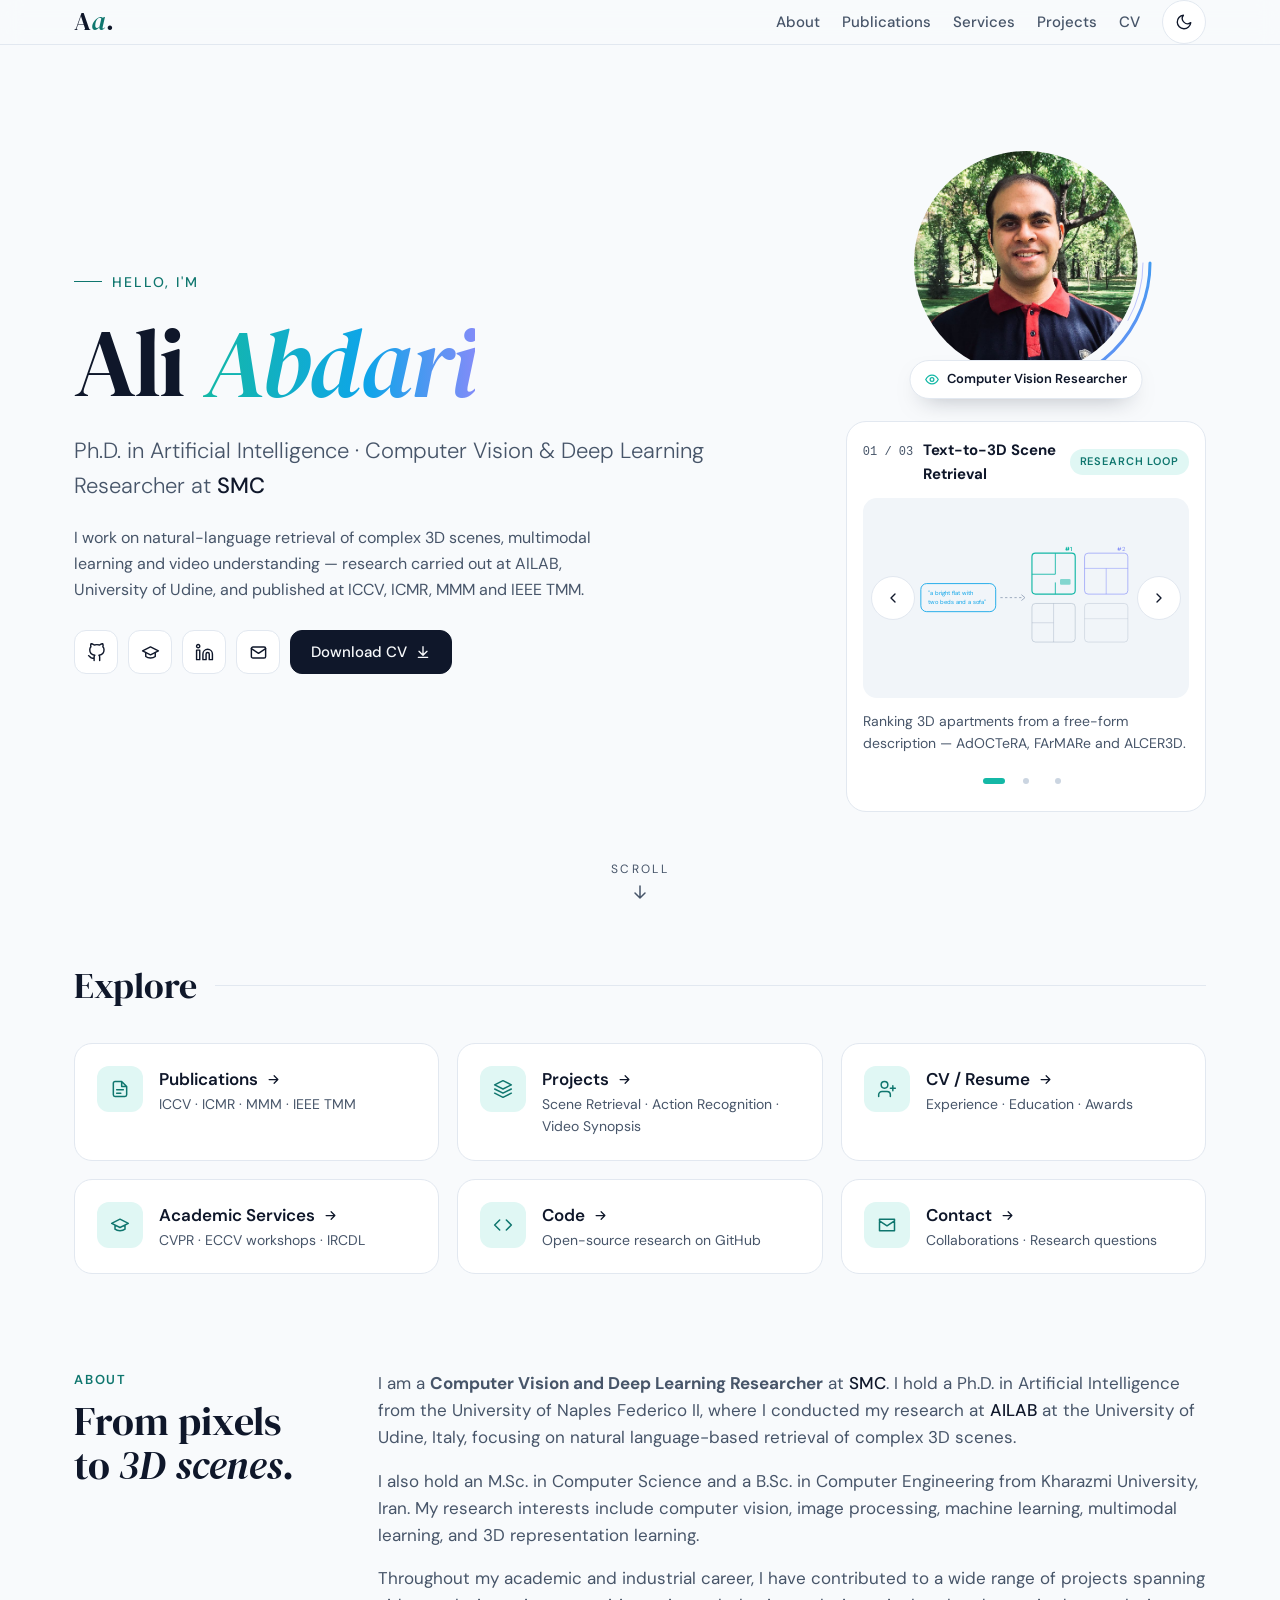
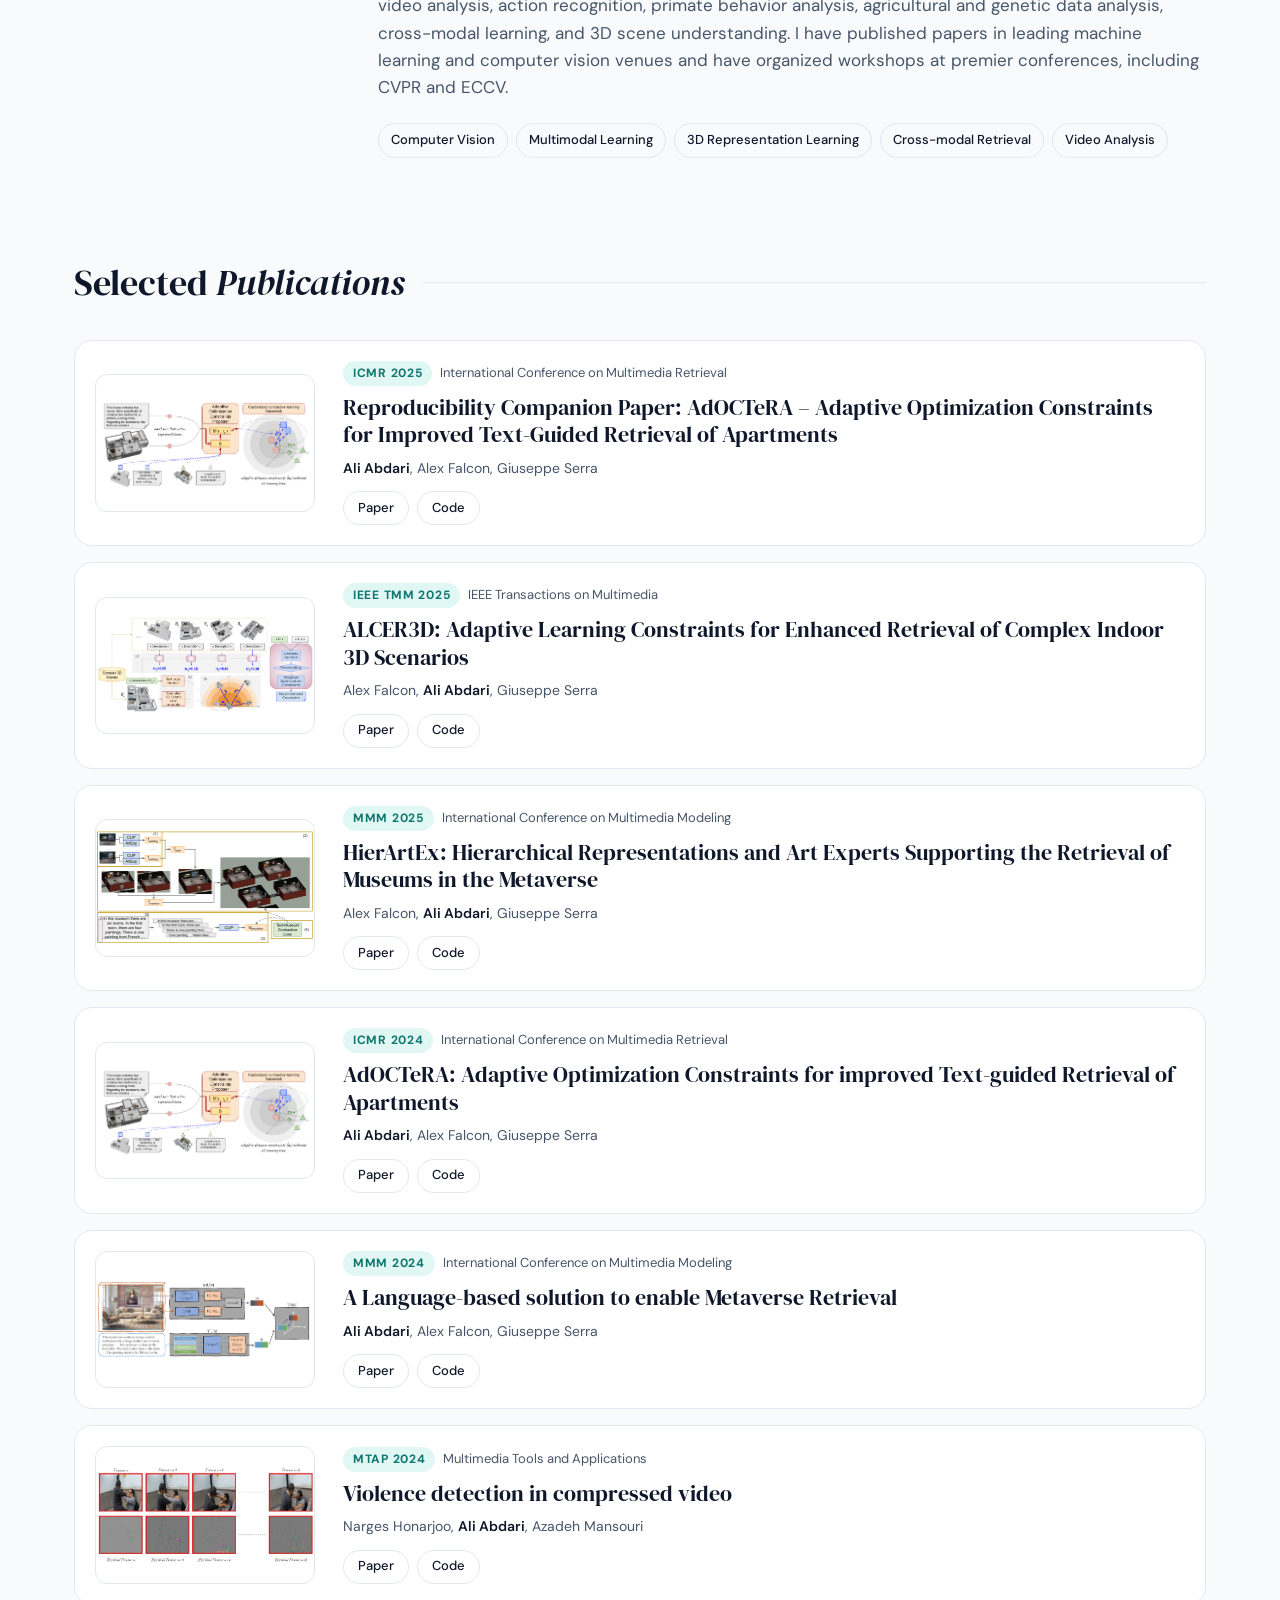
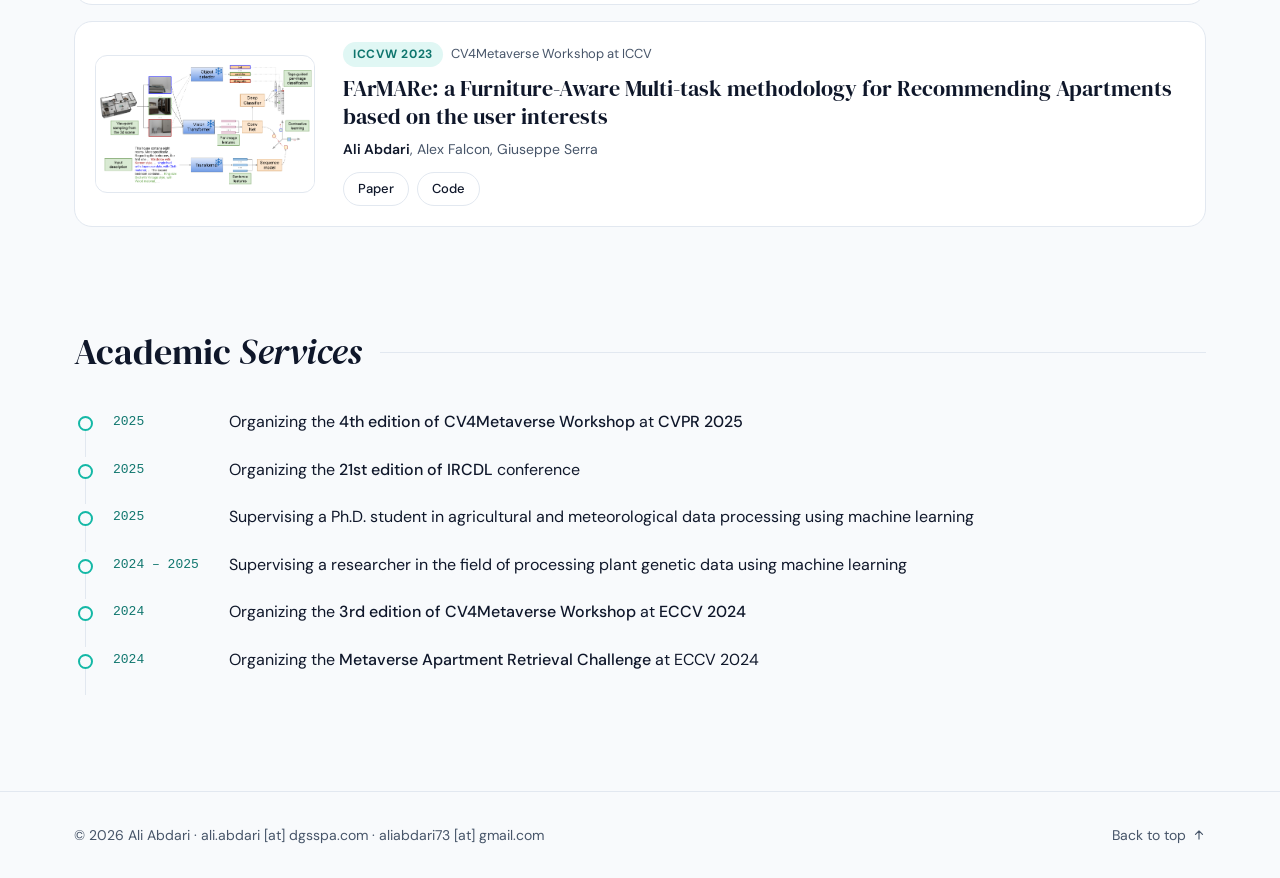
<file: index.html>
<!doctype html>
<html lang="en">
<head>
    <meta charset="utf-8">
    <meta name="viewport" content="width=device-width, initial-scale=1">
    <title>Ali Abdari</title>
    <meta name="description"
          content="Ali Abdari — Computer Vision and Deep Learning Researcher. Ph.D. in Artificial Intelligence.">
    <link rel="preconnect" href="https://fonts.googleapis.com">
    <link rel="preconnect" href="https://fonts.gstatic.com" crossorigin>
    <link href="https://fonts.googleapis.com/css2?family=DM+Serif+Display:ital@0;1&family=DM+Sans:ital,opsz,wght@0,9..40,300;0,9..40,400;0,9..40,500;0,9..40,600;1,9..40,300&display=swap"
          rel="stylesheet">
    <script>
        // Apply the saved theme before first paint to avoid a flash
        (function () {
            try {
                var saved = localStorage.getItem('theme');
                if (saved) document.documentElement.setAttribute('data-theme', saved);
            } catch (e) {
            }
        })();
    </script>
    <link rel="stylesheet" href="style.css">
    <script>
        (function (i, s, o, g, r, a, m) {
            i['GoogleAnalyticsObject'] = r;
            i[r] = i[r] || function () {
                (i[r].q = i[r].q || []).push(arguments)
            }, i[r].l = 1 * new Date();
            a = s.createElement(o),
                m = s.getElementsByTagName(o)[0];
            a.async = 1;
            a.src = g;
            m.parentNode.insertBefore(a, m)
        })(window, document, 'script', 'https://www.google-analytics.com/analytics.js', 'ga');

        ga('create', 'UA-90857215-1', 'auto');
        ga('send', 'pageview');
    </script>
</head>

<body>

<header>
    <nav class="wrap">
        <a href="#top" class="logo serif">A<em>a</em>.</a>
        <div class="nav-links">
            <a class="lnk" href="#about">About</a>
            <a class="lnk" href="#publications">Publications</a>
            <a class="lnk" href="#services">Services</a>
            <a class="lnk" href="projects.html">Projects</a>
            <a class="lnk" href="./data/CV_Ali_Abdari.pdf">CV</a>
            <button type="button" class="icon-btn round theme-toggle" id="theme-toggle" aria-label="Toggle dark mode">
                <svg class="moon" width="18" height="18" viewBox="0 0 24 24" fill="none" stroke="currentColor"
                     stroke-width="1.8" stroke-linecap="round" stroke-linejoin="round" aria-hidden="true">
                    <path d="M21 12.8A9 9 0 1 1 11.2 3a7 7 0 0 0 9.8 9.8z"/>
                </svg>
                <svg class="sun" width="18" height="18" viewBox="0 0 24 24" fill="none" stroke="currentColor"
                     stroke-width="1.8" stroke-linecap="round" stroke-linejoin="round" aria-hidden="true">
                    <circle cx="12" cy="12" r="4"/>
                    <path d="M12 2v2M12 20v2M4.9 4.9l1.4 1.4M17.7 17.7l1.4 1.4M2 12h2M20 12h2M4.9 19.1l1.4-1.4M17.7 6.3l1.4-1.4"/>
                </svg>
            </button>
        </div>
    </nav>
</header>

<main id="top" class="wrap">

    <section class="hero">
        <div class="hero-text">
            <div class="eyebrow">Hello, I'm</div>
            <h1 class="serif">Ali <span class="grad">Abdari</span></h1>
            <p class="lead">Ph.D. in Artificial Intelligence · Computer Vision &amp; Deep Learning Researcher at
                <a class="lnk strong-link" href="https://www.smc.it/homepage">SMC</a></p>
            <p class="sub">I work on natural-language retrieval of complex 3D scenes, multimodal learning and video
                understanding — research carried out at AILAB, University of Udine, and published at ICCV, ICMR, MMM
                and IEEE TMM.</p>
            <div class="socials">
                <a class="icon-btn" href="https://github.com/aliabdari" aria-label="GitHub" title="GitHub">
                    <svg width="19" height="19" viewBox="0 0 24 24" fill="none" stroke="currentColor"
                         stroke-width="1.8" stroke-linecap="round" stroke-linejoin="round" aria-hidden="true">
                        <path d="M9 19c-5 1.5-5-2.5-7-3m14 6v-3.9a3.4 3.4 0 0 0-.9-2.6c3.1-.4 6.4-1.5 6.4-7A5.4 5.4 0 0 0 20 4.8 5 5 0 0 0 19.9 1S18.7.6 16 2.5a13.4 13.4 0 0 0-7 0C6.3.6 5.1 1 5.1 1A5 5 0 0 0 5 4.8a5.4 5.4 0 0 0-1.5 3.7c0 5.4 3.3 6.6 6.4 7a3.4 3.4 0 0 0-.9 2.6V22"/>
                    </svg>
                </a>
                <a class="icon-btn" href="https://scholar.google.com/citations?user=9qQUW_AAAAAJ&hl=en"
                   aria-label="Google Scholar" title="Google Scholar">
                    <svg width="19" height="19" viewBox="0 0 24 24" fill="none" stroke="currentColor"
                         stroke-width="1.8" stroke-linecap="round" stroke-linejoin="round" aria-hidden="true">
                        <path d="M22 10 12 5 2 10l10 5 10-5z"/>
                        <path d="M6 12v5c3 2.5 9 2.5 12 0v-5"/>
                    </svg>
                </a>
                <a class="icon-btn" href="https://www.linkedin.com/in/ali-abdari/" aria-label="LinkedIn"
                   title="LinkedIn">
                    <svg width="19" height="19" viewBox="0 0 24 24" fill="none" stroke="currentColor"
                         stroke-width="1.8" stroke-linecap="round" stroke-linejoin="round" aria-hidden="true">
                        <path d="M16 8a6 6 0 0 1 6 6v7h-4v-7a2 2 0 0 0-4 0v7h-4v-7a6 6 0 0 1 6-6z"/>
                        <rect x="2" y="9" width="4" height="12"/>
                        <circle cx="4" cy="4" r="2"/>
                    </svg>
                </a>
                <a class="icon-btn" href="mailto:aliabdari73@gmail.com" aria-label="Email" title="Email">
                    <svg width="19" height="19" viewBox="0 0 24 24" fill="none" stroke="currentColor"
                         stroke-width="1.8" stroke-linecap="round" stroke-linejoin="round" aria-hidden="true">
                        <rect x="3" y="5" width="18" height="14" rx="2"/>
                        <path d="m3 7 9 6 9-6"/>
                    </svg>
                </a>
                <a class="cv-btn" href="./data/CV_Ali_Abdari.pdf">Download CV
                    <svg width="16" height="16" viewBox="0 0 24 24" fill="none" stroke="currentColor"
                         stroke-width="2" stroke-linecap="round" stroke-linejoin="round" aria-hidden="true">
                        <path d="M12 4v12M6 11l6 6 6-6M5 20h14"/>
                    </svg>
                </a>
            </div>
        </div>

        <div class="hero-side">
            <div class="portrait">
                <svg class="ring" width="260" height="260" viewBox="0 0 260 260" fill="none" aria-hidden="true">
                    <defs>
                        <linearGradient id="rg" x1="0" y1="0" x2="1" y2="1">
                            <stop offset="0" stop-color="#14b8a6"/>
                            <stop offset=".55" stop-color="#0ea5e9"/>
                            <stop offset="1" stop-color="#818cf8"/>
                        </linearGradient>
                    </defs>
                    <circle cx="130" cy="130" r="124" stroke="url(#rg)" stroke-width="3" stroke-dasharray="210 570"
                            stroke-linecap="round"/>
                </svg>
                <svg class="ring2" width="260" height="260" viewBox="0 0 260 260" fill="none" aria-hidden="true">
                    <circle cx="130" cy="130" r="117" stroke="#818cf8" stroke-width="1" stroke-dasharray="60 680"
                            stroke-linecap="round"/>
                </svg>
                <img src="statics/personal_photo.jpg" alt="Portrait of Ali Abdari">
                <div class="badge">
                    <svg width="15" height="15" viewBox="0 0 24 24" fill="none" stroke="#14b8a6" stroke-width="2"
                         stroke-linecap="round" stroke-linejoin="round" aria-hidden="true">
                        <path d="M2 12s3.6-7 10-7 10 7 10 7-3.6 7-10 7S2 12 2 12z"/>
                        <circle cx="12" cy="12" r="3"/>
                    </svg>
                    Computer Vision Researcher
                </div>
            </div>

            <div class="carousel" id="carousel" aria-roledescription="carousel" aria-label="Research highlights">
                <div class="carousel-meta">
                    <div>
                        <span class="mono" id="slide-count">01 / 03</span>
                        <strong id="slide-title" style="font-size: 15px">Text-to-3D Scene Retrieval</strong>
                    </div>
                    <span class="chip">Research Loop</span>
                </div>
                <div class="stage">
                    <svg class="slide is-active" width="380" height="180" viewBox="0 0 380 180" fill="none"
                         role="img" aria-label="A text query is matched against 3D apartments and the best match is ranked first"
                         data-title="Text-to-3D Scene Retrieval"
                         data-desc="Ranking 3D apartments from a free-form description — AdOCTeRA, FArMARe and ALCER3D.">
                        <rect x="10" y="66" width="128" height="48" rx="10" stroke="#0ea5e9" stroke-width="1.5"/>
                        <text x="22" y="86" font-size="10" fill="#0ea5e9" font-family="DM Sans">"a bright flat with</text>
                        <text x="22" y="101" font-size="10" fill="#0ea5e9" font-family="DM Sans">two beds and a sofa"</text>
                        <path d="M146 90h40" stroke="#94a3b8" stroke-width="1.5" stroke-dasharray="4 4"/>
                        <path d="m182 85 6 5-6 5" stroke="#94a3b8" stroke-width="1.5"/>
                        <rect x="200" y="14" width="74" height="70" rx="6" stroke="#14b8a6" stroke-width="2"/>
                        <path d="M200 50h40M240 14v36M240 64v20" stroke="#14b8a6" stroke-width="1.5"/>
                        <rect x="248" y="58" width="18" height="10" rx="2" fill="#14b8a6" opacity=".5"/>
                        <text x="256" y="10" font-size="10" fill="#14b8a6" font-family="DM Sans" font-weight="600">#1</text>
                        <rect x="290" y="14" width="74" height="70" rx="6" stroke="#818cf8" stroke-width="1.5" opacity=".7"/>
                        <path d="M290 40h74M327 40v44" stroke="#818cf8" stroke-width="1.2" opacity=".7"/>
                        <text x="346" y="10" font-size="10" fill="#818cf8" font-family="DM Sans">#2</text>
                        <rect x="200" y="100" width="74" height="66" rx="6" stroke="#94a3b8" stroke-width="1.2" opacity=".6"/>
                        <path d="M237 100v66M200 133h37" stroke="#94a3b8" stroke-width="1" opacity=".6"/>
                        <rect x="290" y="100" width="74" height="66" rx="6" stroke="#94a3b8" stroke-width="1.2" opacity=".4"/>
                        <path d="M290 126h74" stroke="#94a3b8" stroke-width="1" opacity=".4"/>
                    </svg>
                    <svg class="slide" width="380" height="180" viewBox="0 0 380 180" fill="none" role="img"
                         aria-label="A virtual museum split hierarchically into rooms and artworks"
                         data-title="Metaverse Museum Retrieval"
                         data-desc="Hierarchical, art-expert-aware representations for finding virtual museums — HierArtEx.">
                        <rect x="150" y="12" width="80" height="34" rx="8" stroke="#14b8a6" stroke-width="2"/>
                        <text x="190" y="33" text-anchor="middle" font-size="11" fill="#14b8a6" font-family="DM Sans" font-weight="600">Museum</text>
                        <path d="M190 46v14M80 60h220M80 60v12M190 60v12M300 60v12" stroke="#94a3b8" stroke-width="1.2"/>
                        <rect x="44" y="72" width="72" height="28" rx="7" stroke="#0ea5e9" stroke-width="1.5"/>
                        <text x="80" y="90" text-anchor="middle" font-size="10" fill="#0ea5e9" font-family="DM Sans">Room 1</text>
                        <rect x="154" y="72" width="72" height="28" rx="7" stroke="#0ea5e9" stroke-width="1.5"/>
                        <text x="190" y="90" text-anchor="middle" font-size="10" fill="#0ea5e9" font-family="DM Sans">Room 2</text>
                        <rect x="264" y="72" width="72" height="28" rx="7" stroke="#0ea5e9" stroke-width="1.5"/>
                        <text x="300" y="90" text-anchor="middle" font-size="10" fill="#0ea5e9" font-family="DM Sans">Room 3</text>
                        <path d="M62 100v18M98 100v18M172 100v18M208 100v18M282 100v18M318 100v18" stroke="#94a3b8" stroke-width="1"/>
                        <rect x="50" y="118" width="24" height="30" rx="3" stroke="#818cf8" stroke-width="1.3"/>
                        <rect x="86" y="118" width="24" height="30" rx="3" stroke="#818cf8" stroke-width="1.3"/>
                        <rect x="160" y="118" width="24" height="30" rx="3" stroke="#818cf8" stroke-width="1.3"/>
                        <rect x="196" y="118" width="24" height="30" rx="3" fill="#818cf8" opacity=".5"/>
                        <rect x="270" y="118" width="24" height="30" rx="3" stroke="#818cf8" stroke-width="1.3"/>
                        <rect x="306" y="118" width="24" height="30" rx="3" stroke="#818cf8" stroke-width="1.3"/>
                        <text x="190" y="170" text-anchor="middle" font-size="10" fill="#94a3b8" font-family="DM Sans">art-expert features at every level</text>
                    </svg>
                    <svg class="slide" width="380" height="180" viewBox="0 0 380 180" fill="none" role="img"
                         aria-label="Video frames flow through a 1D convolutional network into an action label"
                         data-title="Video Understanding"
                         data-desc="Action recognition and violence detection directly on compressed video streams.">
                        <rect x="14" y="40" width="150" height="100" rx="8" stroke="#94a3b8" stroke-width="1.2"/>
                        <rect x="26" y="56" width="38" height="68" rx="4" stroke="#0ea5e9" stroke-width="1.5"/>
                        <rect x="70" y="56" width="38" height="68" rx="4" stroke="#0ea5e9" stroke-width="1.5" opacity=".75"/>
                        <rect x="114" y="56" width="38" height="68" rx="4" stroke="#0ea5e9" stroke-width="1.5" opacity=".5"/>
                        <path d="M14 48h150M14 132h150" stroke="#94a3b8" stroke-width="1" stroke-dasharray="3 5"/>
                        <path d="M172 90h30" stroke="#94a3b8" stroke-width="1.5" stroke-dasharray="4 4"/>
                        <path d="m198 85 6 5-6 5" stroke="#94a3b8" stroke-width="1.5"/>
                        <path d="M214 60h16v60h-16zM238 70h16v40h-16zM262 78h16v24h-16z" stroke="#14b8a6" stroke-width="1.5"/>
                        <path d="M284 90h18" stroke="#94a3b8" stroke-width="1.5"/>
                        <rect x="306" y="64" width="62" height="22" rx="11" fill="#14b8a6" opacity=".2"/>
                        <text x="337" y="79" text-anchor="middle" font-size="10" fill="#14b8a6" font-family="DM Sans" font-weight="600">action</text>
                        <rect x="306" y="94" width="62" height="22" rx="11" stroke="#94a3b8" stroke-width="1"/>
                        <text x="337" y="109" text-anchor="middle" font-size="10" fill="#94a3b8" font-family="DM Sans">normal</text>
                    </svg>
                    <button type="button" class="icon-btn round nav-prev" aria-label="Previous research slide">
                        <svg width="16" height="16" viewBox="0 0 24 24" fill="none" stroke="currentColor"
                             stroke-width="2" stroke-linecap="round" stroke-linejoin="round" aria-hidden="true">
                            <path d="m15 18-6-6 6-6"/>
                        </svg>
                    </button>
                    <button type="button" class="icon-btn round nav-next" aria-label="Next research slide">
                        <svg width="16" height="16" viewBox="0 0 24 24" fill="none" stroke="currentColor"
                             stroke-width="2" stroke-linecap="round" stroke-linejoin="round" aria-hidden="true">
                            <path d="m9 18 6-6-6-6"/>
                        </svg>
                    </button>
                </div>
                <p class="carousel-desc" id="slide-desc" aria-live="polite">Ranking 3D apartments from a free-form
                    description — AdOCTeRA, FArMARe and ALCER3D.</p>
                <div class="dots" id="dots"></div>
            </div>
        </div>
    </section>

    <div class="scroll-hint">
        <span>Scroll</span>
        <svg class="bob" width="18" height="18" viewBox="0 0 18 18" fill="none" aria-hidden="true">
            <path d="M9 3v12M4 10l5 5 5-5" stroke="currentColor" stroke-width="1.5" stroke-linecap="round"
                  stroke-linejoin="round"/>
        </svg>
    </div>

    <section>
        <div class="sec-head"><h2 class="serif">Explore</h2></div>
        <div class="grid">
            <a class="card tile" href="#publications">
                <div class="tile-ico">
                    <svg width="20" height="20" viewBox="0 0 24 24" fill="none" stroke="currentColor"
                         stroke-width="1.8" stroke-linecap="round" stroke-linejoin="round" aria-hidden="true">
                        <path d="M14 3H6a2 2 0 0 0-2 2v14a2 2 0 0 0 2 2h12a2 2 0 0 0 2-2V9zM14 3v6h6M8 13h8M8 17h5"/>
                    </svg>
                </div>
                <div>
                    <div class="tile-title">Publications
                        <svg class="arr" width="15" height="15" viewBox="0 0 24 24" fill="none" stroke="currentColor"
                             stroke-width="2" stroke-linecap="round" stroke-linejoin="round" aria-hidden="true">
                            <path d="M5 12h14M13 6l6 6-6 6"/>
                        </svg>
                    </div>
                    <div class="tile-sub">ICCV · ICMR · MMM · IEEE TMM</div>
                </div>
            </a>
            <a class="card tile" href="projects.html">
                <div class="tile-ico">
                    <svg width="20" height="20" viewBox="0 0 24 24" fill="none" stroke="currentColor"
                         stroke-width="1.8" stroke-linecap="round" stroke-linejoin="round" aria-hidden="true">
                        <path d="M12 2 2 7l10 5 10-5-10-5zM2 17l10 5 10-5M2 12l10 5 10-5"/>
                    </svg>
                </div>
                <div>
                    <div class="tile-title">Projects
                        <svg class="arr" width="15" height="15" viewBox="0 0 24 24" fill="none" stroke="currentColor"
                             stroke-width="2" stroke-linecap="round" stroke-linejoin="round" aria-hidden="true">
                            <path d="M5 12h14M13 6l6 6-6 6"/>
                        </svg>
                    </div>
                    <div class="tile-sub">Scene Retrieval · Action Recognition · Video Synopsis</div>
                </div>
            </a>
            <a class="card tile" href="./data/CV_Ali_Abdari.pdf">
                <div class="tile-ico">
                    <svg width="20" height="20" viewBox="0 0 24 24" fill="none" stroke="currentColor"
                         stroke-width="1.8" stroke-linecap="round" stroke-linejoin="round" aria-hidden="true">
                        <path d="M16 21v-2a4 4 0 0 0-4-4H6a4 4 0 0 0-4 4v2M9 11a4 4 0 1 0 0-8 4 4 0 0 0 0 8zM19 8v6M22 11h-6"/>
                    </svg>
                </div>
                <div>
                    <div class="tile-title">CV / Resume
                        <svg class="arr" width="15" height="15" viewBox="0 0 24 24" fill="none" stroke="currentColor"
                             stroke-width="2" stroke-linecap="round" stroke-linejoin="round" aria-hidden="true">
                            <path d="M5 12h14M13 6l6 6-6 6"/>
                        </svg>
                    </div>
                    <div class="tile-sub">Experience · Education · Awards</div>
                </div>
            </a>
            <a class="card tile" href="#services">
                <div class="tile-ico">
                    <svg width="20" height="20" viewBox="0 0 24 24" fill="none" stroke="currentColor"
                         stroke-width="1.8" stroke-linecap="round" stroke-linejoin="round" aria-hidden="true">
                        <path d="M22 10 12 5 2 10l10 5 10-5zM6 12v5c3 2.5 9 2.5 12 0v-5"/>
                    </svg>
                </div>
                <div>
                    <div class="tile-title">Academic Services
                        <svg class="arr" width="15" height="15" viewBox="0 0 24 24" fill="none" stroke="currentColor"
                             stroke-width="2" stroke-linecap="round" stroke-linejoin="round" aria-hidden="true">
                            <path d="M5 12h14M13 6l6 6-6 6"/>
                        </svg>
                    </div>
                    <div class="tile-sub">CVPR · ECCV workshops · IRCDL</div>
                </div>
            </a>
            <a class="card tile" href="https://github.com/aliabdari">
                <div class="tile-ico">
                    <svg width="20" height="20" viewBox="0 0 24 24" fill="none" stroke="currentColor"
                         stroke-width="1.8" stroke-linecap="round" stroke-linejoin="round" aria-hidden="true">
                        <path d="m16 18 6-6-6-6M8 6l-6 6 6 6"/>
                    </svg>
                </div>
                <div>
                    <div class="tile-title">Code
                        <svg class="arr" width="15" height="15" viewBox="0 0 24 24" fill="none" stroke="currentColor"
                             stroke-width="2" stroke-linecap="round" stroke-linejoin="round" aria-hidden="true">
                            <path d="M5 12h14M13 6l6 6-6 6"/>
                        </svg>
                    </div>
                    <div class="tile-sub">Open-source research on GitHub</div>
                </div>
            </a>
            <a class="card tile" href="mailto:aliabdari73@gmail.com">
                <div class="tile-ico">
                    <svg width="20" height="20" viewBox="0 0 24 24" fill="none" stroke="currentColor"
                         stroke-width="1.8" stroke-linecap="round" stroke-linejoin="round" aria-hidden="true">
                        <path d="M3 5h18v14H3zM3 7l9 6 9-6"/>
                    </svg>
                </div>
                <div>
                    <div class="tile-title">Contact
                        <svg class="arr" width="15" height="15" viewBox="0 0 24 24" fill="none" stroke="currentColor"
                             stroke-width="2" stroke-linecap="round" stroke-linejoin="round" aria-hidden="true">
                            <path d="M5 12h14M13 6l6 6-6 6"/>
                        </svg>
                    </div>
                    <div class="tile-sub">Collaborations · Research questions</div>
                </div>
            </a>
        </div>
    </section>

    <section id="about" class="about">
        <div class="about-head">
            <span class="label">About</span>
            <h2 class="serif">From pixels to <em>3D scenes</em>.</h2>
        </div>
        <div class="about-body">
            <p>I am a <strong>Computer Vision and Deep Learning Researcher</strong> at
                <a class="lnk strong-link" href="https://www.smc.it/homepage">SMC</a>. I hold a Ph.D. in Artificial
                Intelligence from the University of Naples Federico II, where I conducted my research at
                <a class="lnk strong-link" href="https://ailab.uniud.it/">AILAB</a> at the University of Udine, Italy,
                focusing on natural language-based retrieval of complex 3D scenes.</p>
            <p>I also hold an M.Sc. in Computer Science and a B.Sc. in Computer Engineering from Kharazmi University,
                Iran. My research interests include computer vision, image processing, machine learning, multimodal
                learning, and 3D representation learning.</p>
            <p>Throughout my academic and industrial career, I have contributed to a wide range of projects spanning
                video analysis, action recognition, primate behavior analysis, agricultural and genetic data analysis,
                cross-modal learning, and 3D scene understanding. I have published papers in leading machine learning
                and computer vision venues and have organized workshops at premier conferences, including CVPR and
                ECCV.</p>
            <div class="tags">
                <span>Computer Vision</span>
                <span>Multimodal Learning</span>
                <span>3D Representation Learning</span>
                <span>Cross-modal Retrieval</span>
                <span>Video Analysis</span>
            </div>
        </div>
    </section>

    <section id="publications">
        <div class="sec-head"><h2 class="serif">Selected <em>Publications</em></h2></div>
        <div class="pubs">

            <!--ICMR2025-->
            <article class="card pub">
                <div class="pub-img"><img src="statics/adoctera.png" alt="AdOCTeRA overview figure" loading="lazy"></div>
                <div class="pub-body">
                    <div class="pub-meta"><span class="venue-tag">ICMR 2025</span><span class="venue">International Conference on Multimedia Retrieval</span></div>
                    <a class="lnk pub-title" href="https://dl.acm.org/doi/10.1145/3731715.3734535">Reproducibility
                        Companion Paper: AdOCTeRA – Adaptive Optimization Constraints for Improved Text-Guided Retrieval
                        of Apartments</a>
                    <div class="authors"><strong>Ali Abdari</strong>,
                        <a class="lnk" href="https://aranciokov.github.io/">Alex Falcon</a>,
                        <a class="lnk" href="https://people.uniud.it/page/giuseppe.serra">Giuseppe Serra</a></div>
                    <div class="pub-links">
                        <a class="pill" href="https://dl.acm.org/doi/10.1145/3731715.3734535">Paper</a>
                        <a class="pill" href="https://github.com/aliabdari/AdOCTeRA">Code</a>
                    </div>
                </div>
            </article>

            <!--ALCER3D-->
            <article class="card pub">
                <div class="pub-img"><img src="statics/ALCER3d.png" alt="ALCER3D overview figure" loading="lazy"></div>
                <div class="pub-body">
                    <div class="pub-meta"><span class="venue-tag">IEEE TMM 2025</span><span class="venue">IEEE Transactions on Multimedia</span></div>
                    <a class="lnk pub-title" href="https://ieeexplore.ieee.org/document/11175509">ALCER3D: Adaptive
                        Learning Constraints for Enhanced Retrieval of Complex Indoor 3D Scenarios</a>
                    <div class="authors"><a class="lnk" href="https://aranciokov.github.io/">Alex Falcon</a>,
                        <strong>Ali Abdari</strong>,
                        <a class="lnk" href="https://people.uniud.it/page/giuseppe.serra">Giuseppe Serra</a></div>
                    <div class="pub-links">
                        <a class="pill" href="https://ieeexplore.ieee.org/document/11175509">Paper</a>
                        <a class="pill" href="https://github.com/aliabdari/ALCER3D">Code</a>
                    </div>
                </div>
            </article>

            <!--MMM 2025-->
            <article class="card pub">
                <div class="pub-img"><img src="statics/HierArtEx.png" alt="HierArtEx overview figure" loading="lazy"></div>
                <div class="pub-body">
                    <div class="pub-meta"><span class="venue-tag">MMM 2025</span><span class="venue">International Conference on Multimedia Modeling</span></div>
                    <a class="lnk pub-title" href="https://link.springer.com/chapter/10.1007/978-981-96-2061-6_5">HierArtEx:
                        Hierarchical Representations and Art Experts Supporting the Retrieval of Museums in the
                        Metaverse</a>
                    <div class="authors"><a class="lnk" href="https://aranciokov.github.io/">Alex Falcon</a>,
                        <strong>Ali Abdari</strong>,
                        <a class="lnk" href="https://people.uniud.it/page/giuseppe.serra">Giuseppe Serra</a></div>
                    <div class="pub-links">
                        <a class="pill" href="https://link.springer.com/chapter/10.1007/978-981-96-2061-6_5">Paper</a>
                        <a class="pill" href="https://github.com/aranciokov/HierArtEx-MMM2025">Code</a>
                    </div>
                </div>
            </article>

            <!--ICMR 2024-->
            <article class="card pub">
                <div class="pub-img"><img src="statics/adoctera.png" alt="AdOCTeRA overview figure" loading="lazy"></div>
                <div class="pub-body">
                    <div class="pub-meta"><span class="venue-tag">ICMR 2024</span><span class="venue">International Conference on Multimedia Retrieval</span></div>
                    <a class="lnk pub-title" href="https://ieeexplore.ieee.org/stamp/stamp.jsp?tp=&arnumber=9685835">AdOCTeRA:
                        Adaptive Optimization Constraints for improved Text-guided Retrieval of Apartments</a>
                    <div class="authors"><strong>Ali Abdari</strong>,
                        <a class="lnk" href="https://aranciokov.github.io/">Alex Falcon</a>,
                        <a class="lnk" href="https://people.uniud.it/page/giuseppe.serra">Giuseppe Serra</a></div>
                    <div class="pub-links">
                        <a class="pill" href="https://ieeexplore.ieee.org/stamp/stamp.jsp?tp=&arnumber=9685835">Paper</a>
                        <a class="pill" href="https://github.com/aliabdari/AdOCTeRA">Code</a>
                    </div>
                </div>
            </article>

            <!--MMM 2024-->
            <article class="card pub">
                <div class="pub-img"><img src="statics/mmm2024.png" alt="Language-based Metaverse retrieval overview figure" loading="lazy"></div>
                <div class="pub-body">
                    <div class="pub-meta"><span class="venue-tag">MMM 2024</span><span class="venue">International Conference on Multimedia Modeling</span></div>
                    <a class="lnk pub-title" href="https://link.springer.com/chapter/10.1007/978-3-031-53311-2_35">A
                        Language-based solution to enable Metaverse Retrieval</a>
                    <div class="authors"><strong>Ali Abdari</strong>,
                        <a class="lnk" href="https://aranciokov.github.io/">Alex Falcon</a>,
                        <a class="lnk" href="https://people.uniud.it/page/giuseppe.serra">Giuseppe Serra</a></div>
                    <div class="pub-links">
                        <a class="pill" href="https://link.springer.com/chapter/10.1007/978-3-031-53311-2_35">Paper</a>
                        <a class="pill" href="https://github.com/aliabdari/NLP_to_rank_artistic_Metaverses">Code</a>
                    </div>
                </div>
            </article>

            <!--Tools and Application 2024-->
            <article class="card pub">
                <div class="pub-img"><img src="statics/tools_and_application_24.png" alt="Violence detection pipeline figure" loading="lazy"></div>
                <div class="pub-body">
                    <div class="pub-meta"><span class="venue-tag">MTAP 2024</span><span class="venue">Multimedia Tools and Applications</span></div>
                    <a class="lnk pub-title" href="https://ieeexplore.ieee.org/stamp/stamp.jsp?arnumber=9483558">Violence
                        detection in compressed video</a>
                    <div class="authors"><a class="lnk" href="https://scholar.google.com/citations?user=fnx57BcAAAAJ&hl=en">Narges
                        Honarjoo</a>,
                        <strong>Ali Abdari</strong>,
                        <a class="lnk" href="https://scholar.google.com/citations?user=eK03yPgAAAAJ&hl=en">Azadeh
                            Mansouri</a></div>
                    <div class="pub-links">
                        <a class="pill" href="https://ieeexplore.ieee.org/stamp/stamp.jsp?arnumber=9483558">Paper</a>
                        <a class="pill" href="https://github.com/hnarges91/violence-detection">Code</a>
                    </div>
                </div>
            </article>

            <!--FarMare 2023-->
            <article class="card pub">
                <div class="pub-img"><img src="statics/FarMare.png" alt="FArMARe overview figure" loading="lazy"></div>
                <div class="pub-body">
                    <div class="pub-meta"><span class="venue-tag">ICCVW 2023</span><span class="venue">CV4Metaverse Workshop at ICCV</span></div>
                    <a class="lnk pub-title"
                       href="https://openaccess.thecvf.com/content/ICCV2023W/CV4Metaverse/html/Abdari_FArMARe_a_Furniture-Aware_Multi-Task_Methodology_for_Recommending_Apartments_Based_on_ICCVW_2023_paper.html">FArMARe:
                        a Furniture-Aware Multi-task methodology for Recommending Apartments based on the user
                        interests</a>
                    <div class="authors"><strong>Ali Abdari</strong>,
                        <a class="lnk" href="https://aranciokov.github.io/">Alex Falcon</a>,
                        <a class="lnk" href="https://people.uniud.it/page/giuseppe.serra">Giuseppe Serra</a></div>
                    <div class="pub-links">
                        <a class="pill"
                           href="https://openaccess.thecvf.com/content/ICCV2023W/CV4Metaverse/html/Abdari_FArMARe_a_Furniture-Aware_Multi-Task_Methodology_for_Recommending_Apartments_Based_on_ICCVW_2023_paper.html">Paper</a>
                        <a class="pill" href="https://github.com/aliabdari/FArMARe">Code</a>
                    </div>
                </div>
            </article>

        </div>
    </section>

    <section id="services">
        <div class="sec-head"><h2 class="serif">Academic <em>Services</em></h2></div>
        <ol class="timeline">
            <li><span class="tl-rail"></span>
                <div class="tl-body"><span class="tl-year">2025</span><span class="tl-text">Organizing the
                    <a class="lnk strong-link" href="https://sites.google.com/view/cv4metaverse-2025/">4th edition of CV4Metaverse Workshop</a> at
                    <a class="lnk strong-link" href="https://cvpr.thecvf.com/Conferences/2025/workshop-list">CVPR 2025</a></span></div>
            </li>
            <li><span class="tl-rail"></span>
                <div class="tl-body"><span class="tl-year">2025</span><span class="tl-text">Organizing the
                    <a class="lnk strong-link" href="https://ircdl2025.uniud.it/">21st edition of IRCDL</a> conference</span></div>
            </li>
            <li><span class="tl-rail"></span>
                <div class="tl-body"><span class="tl-year">2025</span><span class="tl-text">Supervising a Ph.D. student
                    in agricultural and meteorological data processing using machine learning</span></div>
            </li>
            <li><span class="tl-rail"></span>
                <div class="tl-body"><span class="tl-year">2024 – 2025</span><span class="tl-text">Supervising a
                    researcher in the field of processing plant genetic data using machine learning</span></div>
            </li>
            <li><span class="tl-rail"></span>
                <div class="tl-body"><span class="tl-year">2024</span><span class="tl-text">Organizing the
                    <a class="lnk strong-link" href="https://sites.google.com/view/cv4metaverse-2024/">3rd edition of CV4Metaverse Workshop</a> at
                    <a class="lnk strong-link" href="https://eccv.ecva.net/Conferences/2024/Workshops">ECCV 2024</a></span></div>
            </li>
            <li><span class="tl-rail"></span>
                <div class="tl-body"><span class="tl-year">2024</span><span class="tl-text">Organizing the
                    <a class="lnk strong-link" href="https://ailab.uniud.it/apartment-recommendation-challenge/">Metaverse Apartment Retrieval Challenge</a> at ECCV 2024</span></div>
            </li>
        </ol>
    </section>
</main>

<footer>
    <div class="wrap foot">
        <span>© <span id="year">2026</span> Ali Abdari · ali.abdari [at] dgsspa.com · aliabdari73 [at] gmail.com</span>
        <a class="lnk" href="#top">Back to top
            <svg width="14" height="14" viewBox="0 0 24 24" fill="none" stroke="currentColor" stroke-width="2"
                 stroke-linecap="round" stroke-linejoin="round" aria-hidden="true">
                <path d="M12 19V5M6 11l6-6 6 6"/>
            </svg>
        </a>
    </div>
</footer>

<script src="site.js"></script>
<script>
    // Research carousel
    (function () {
        var slides = document.querySelectorAll('#carousel .slide');
        var count = document.getElementById('slide-count');
        var title = document.getElementById('slide-title');
        var desc = document.getElementById('slide-desc');
        var dotsBox = document.getElementById('dots');
        var idx = 0, timer = null;
        var pad = function (n) {
            return (n < 10 ? '0' : '') + n;
        };

        var dots = Array.prototype.map.call(slides, function (s, i) {
            var b = document.createElement('button');
            b.type = 'button';
            b.setAttribute('aria-label', 'Show ' + s.getAttribute('data-title'));
            b.appendChild(document.createElement('span'));
            b.addEventListener('click', function () {
                show(i);
                restart();
            });
            dotsBox.appendChild(b);
            return b;
        });

        function show(i) {
            idx = (i + slides.length) % slides.length;
            slides.forEach(function (s, j) {
                s.classList.toggle('is-active', j === idx);
                dots[j].setAttribute('aria-current', j === idx ? 'true' : 'false');
            });
            count.textContent = pad(idx + 1) + ' / ' + pad(slides.length);
            title.textContent = slides[idx].getAttribute('data-title');
            desc.textContent = slides[idx].getAttribute('data-desc');
        }

        function restart() {
            clearInterval(timer);
            if (!window.matchMedia('(prefers-reduced-motion: reduce)').matches) {
                timer = setInterval(function () {
                    show(idx + 1);
                }, 6000);
            }
        }

        document.querySelector('#carousel .nav-prev').addEventListener('click', function () {
            show(idx - 1);
            restart();
        });
        document.querySelector('#carousel .nav-next').addEventListener('click', function () {
            show(idx + 1);
            restart();
        });
        show(0);
        restart();
    })();

</script>
</body>
</html>
</file>
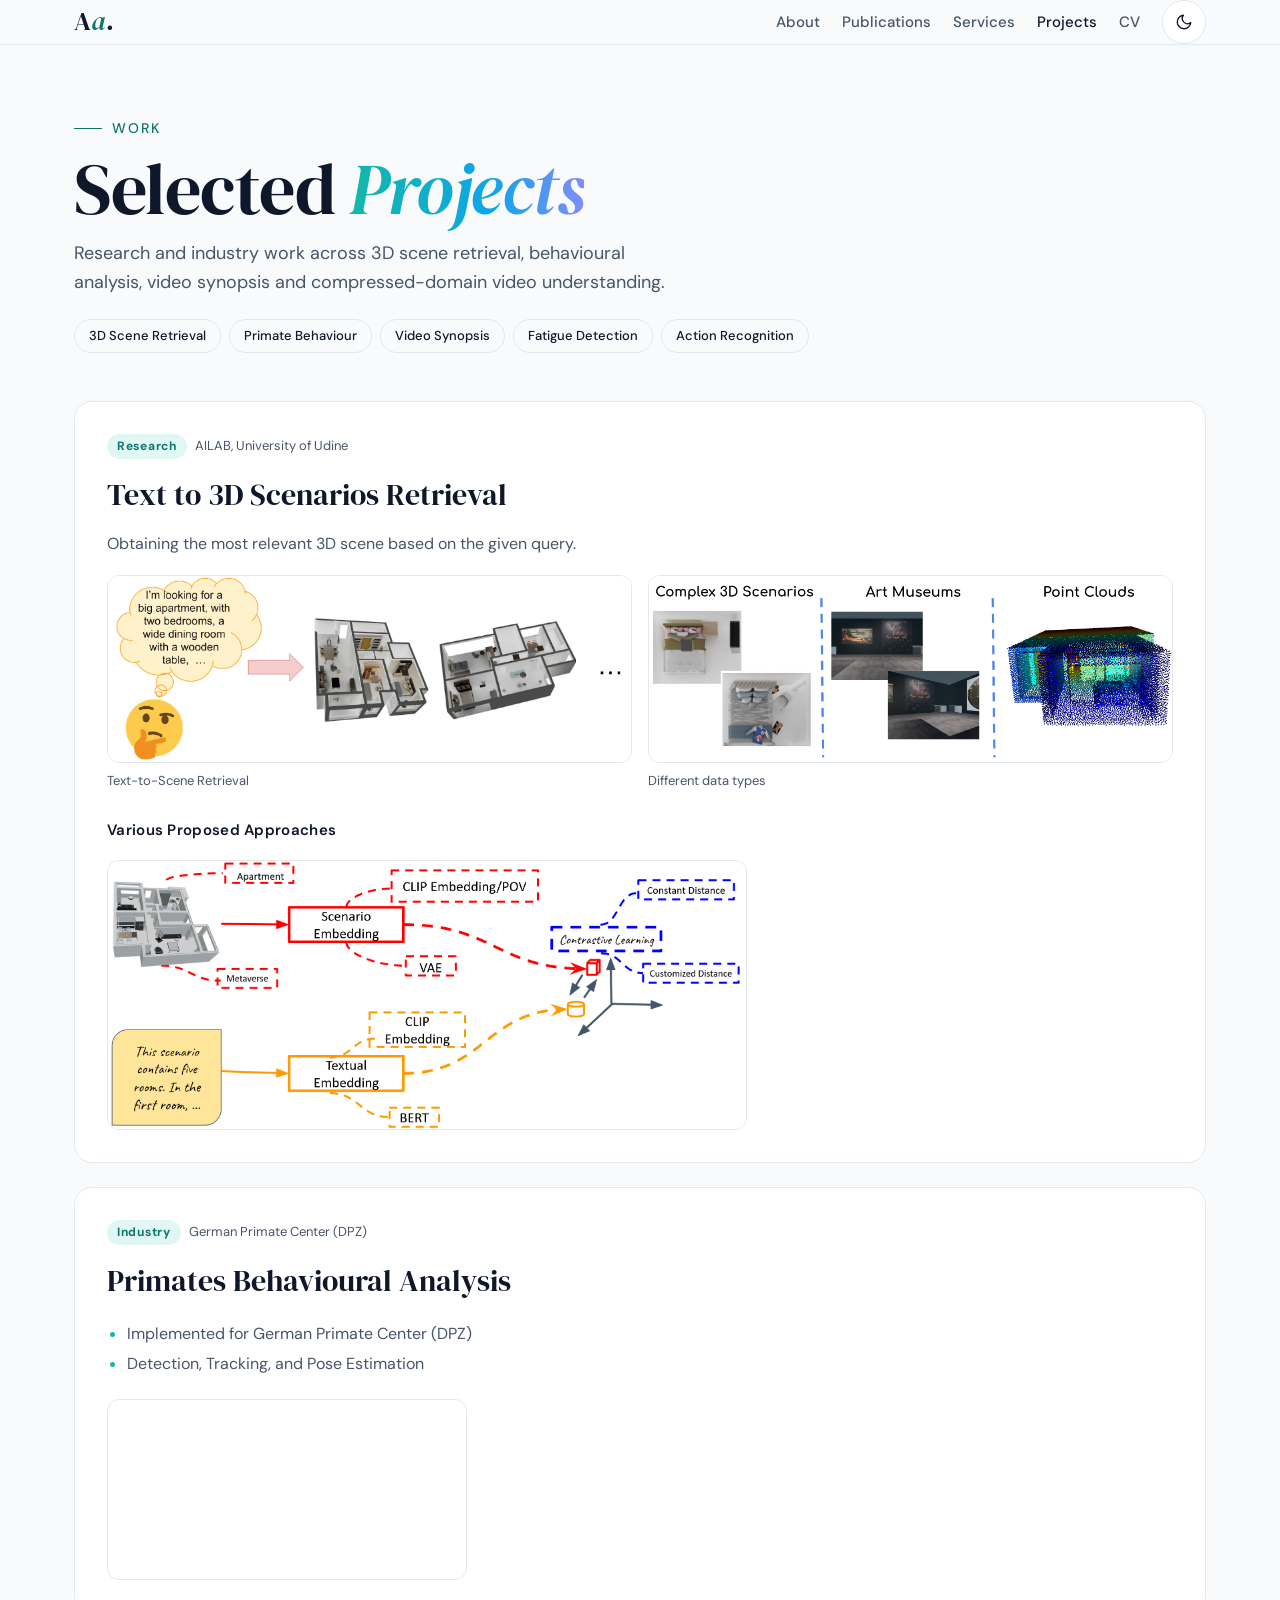
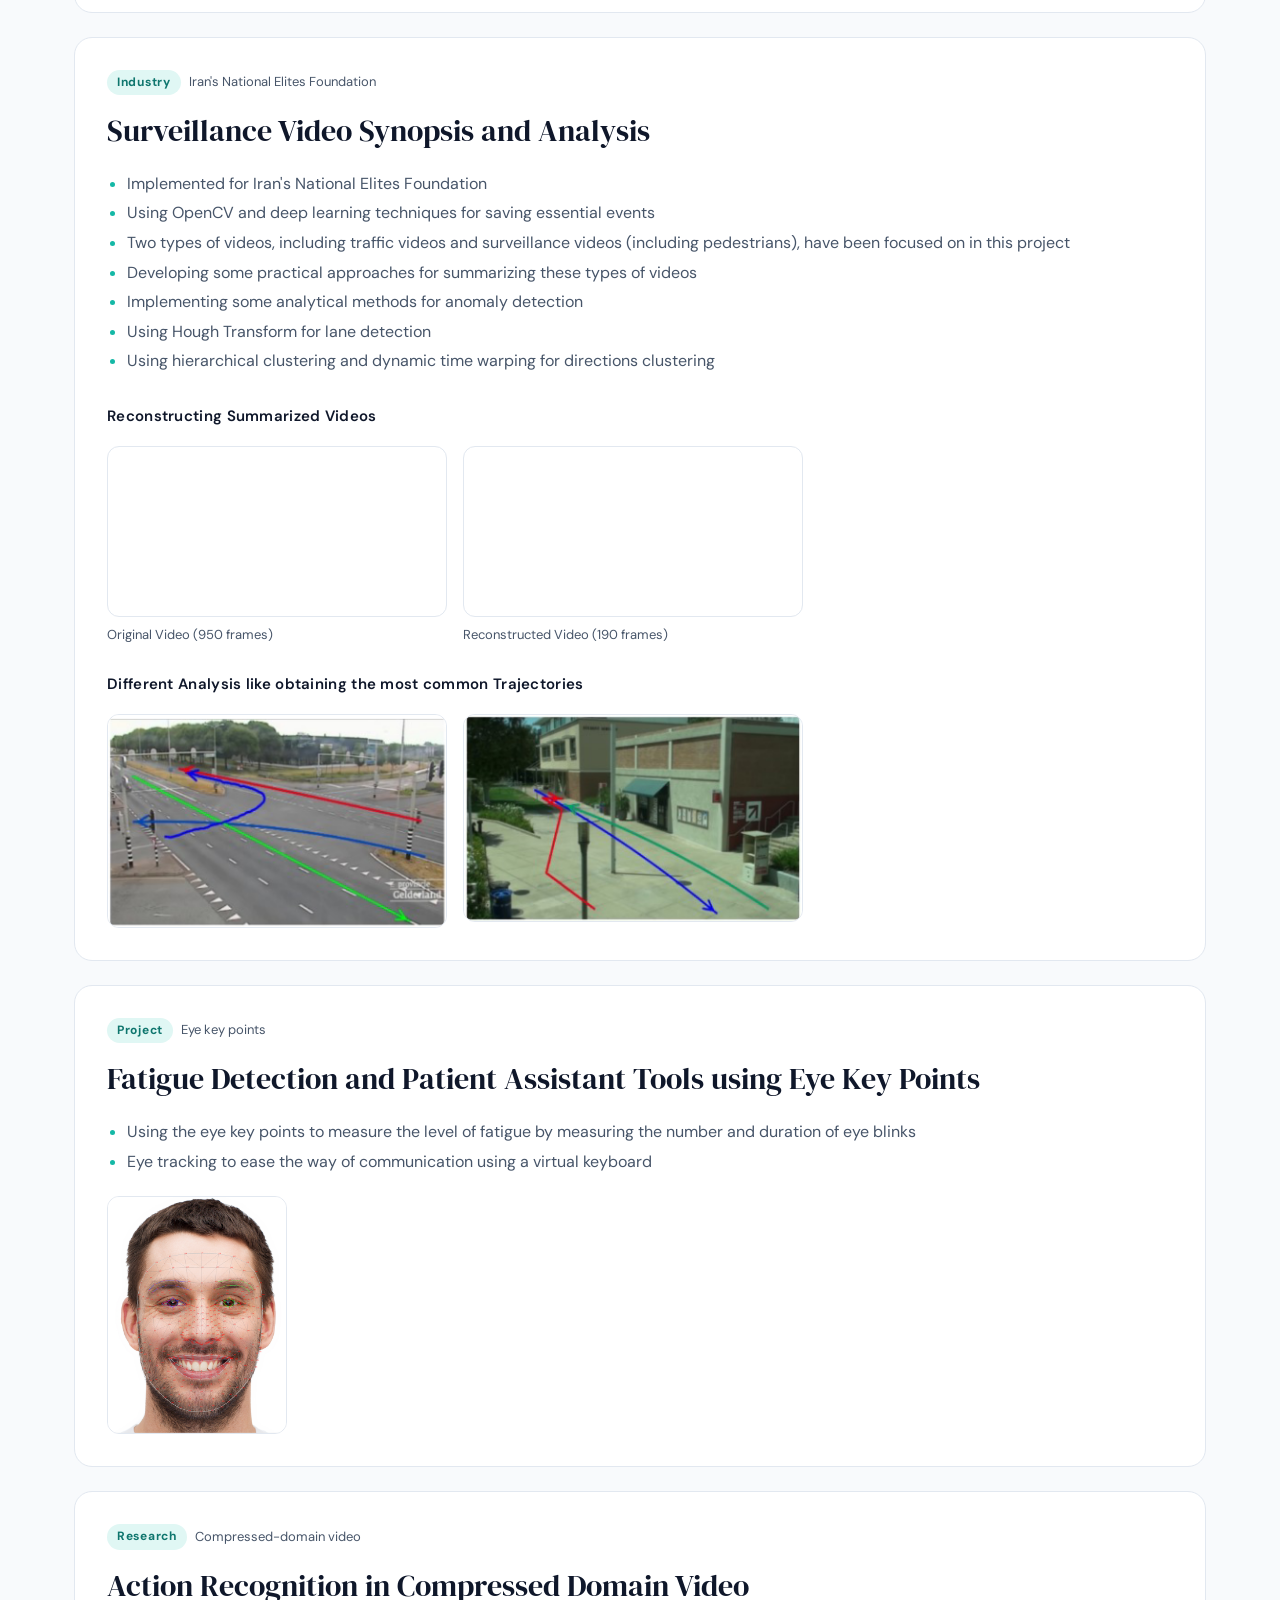
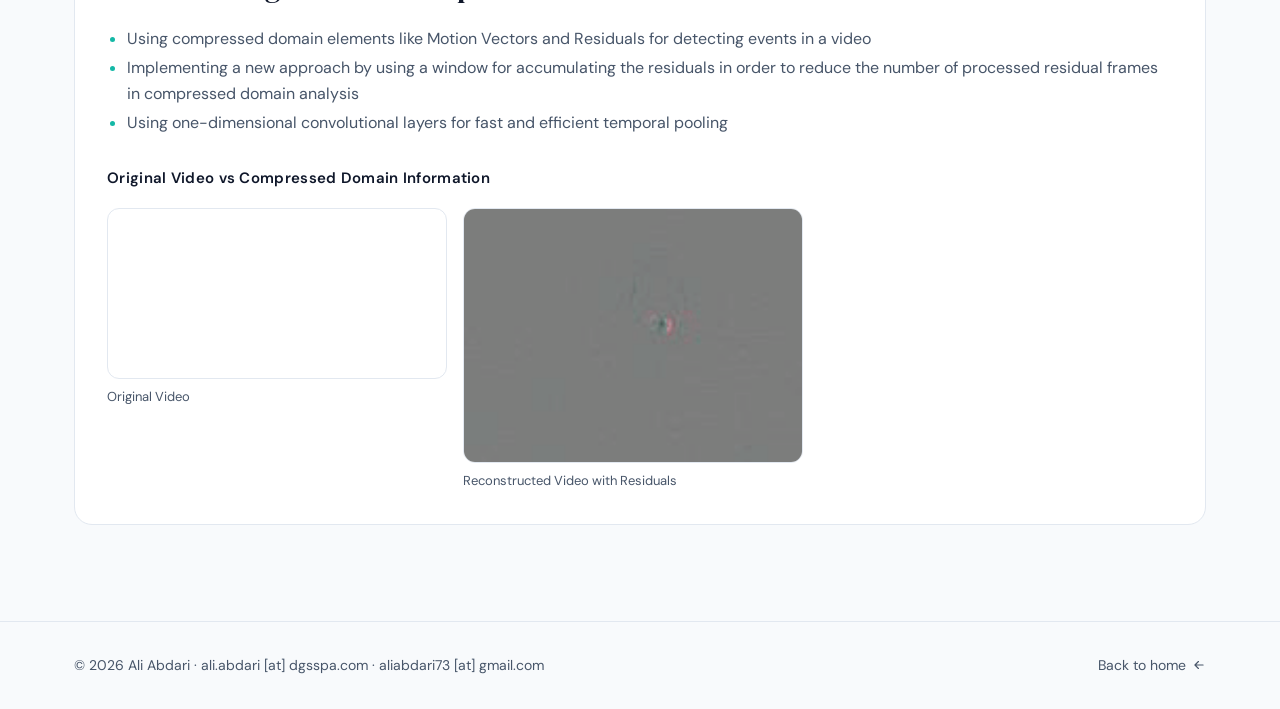
<file: projects.html>
<!doctype html>
<html lang="en">
<head>
    <meta charset="utf-8">
    <meta name="viewport" content="width=device-width, initial-scale=1">
    <title>Selected Projects · Ali Abdari</title>
    <meta name="description" content="Selected research and industry projects by Ali Abdari.">
    <link rel="preconnect" href="https://fonts.googleapis.com">
    <link rel="preconnect" href="https://fonts.gstatic.com" crossorigin>
    <link href="https://fonts.googleapis.com/css2?family=DM+Serif+Display:ital@0;1&family=DM+Sans:ital,opsz,wght@0,9..40,300;0,9..40,400;0,9..40,500;0,9..40,600;1,9..40,300&display=swap"
          rel="stylesheet">
    <script>
        // Apply the saved theme before first paint to avoid a flash
        (function () {
            try {
                var saved = localStorage.getItem('theme');
                if (saved) document.documentElement.setAttribute('data-theme', saved);
            } catch (e) {
            }
        })();
    </script>
    <link rel="stylesheet" href="style.css">
</head>

<body>

<header>
    <nav class="wrap">
        <a href="index.html" class="logo serif">A<em>a</em>.</a>
        <div class="nav-links">
            <a class="lnk" href="index.html#about">About</a>
            <a class="lnk" href="index.html#publications">Publications</a>
            <a class="lnk" href="index.html#services">Services</a>
            <a class="lnk" href="projects.html" aria-current="page" style="color: var(--text)">Projects</a>
            <a class="lnk" href="./data/CV_Ali_Abdari.pdf">CV</a>
            <button type="button" class="icon-btn round theme-toggle" id="theme-toggle" aria-label="Toggle dark mode">
                <svg class="moon" width="18" height="18" viewBox="0 0 24 24" fill="none" stroke="currentColor"
                     stroke-width="1.8" stroke-linecap="round" stroke-linejoin="round" aria-hidden="true">
                    <path d="M21 12.8A9 9 0 1 1 11.2 3a7 7 0 0 0 9.8 9.8z"/>
                </svg>
                <svg class="sun" width="18" height="18" viewBox="0 0 24 24" fill="none" stroke="currentColor"
                     stroke-width="1.8" stroke-linecap="round" stroke-linejoin="round" aria-hidden="true">
                    <circle cx="12" cy="12" r="4"/>
                    <path d="M12 2v2M12 20v2M4.9 4.9l1.4 1.4M17.7 17.7l1.4 1.4M2 12h2M20 12h2M4.9 19.1l1.4-1.4M17.7 6.3l1.4-1.4"/>
                </svg>
            </button>
        </div>
    </nav>
</header>

<main id="top" class="wrap">

    <div class="page-head">
        <div class="eyebrow">Work</div>
        <h1 class="serif">Selected <span class="grad">Projects</span></h1>
        <p>Research and industry work across 3D scene retrieval, behavioural analysis, video synopsis and
            compressed-domain video understanding.</p>
        <div class="toc">
            <a class="pill" href="#scene-retrieval">3D Scene Retrieval</a>
            <a class="pill" href="#primates">Primate Behaviour</a>
            <a class="pill" href="#video-synopsis">Video Synopsis</a>
            <a class="pill" href="#fatigue">Fatigue Detection</a>
            <a class="pill" href="#action-recognition">Action Recognition</a>
        </div>
    </div>

    <div class="projects">

        <article id="scene-retrieval" class="card project">
            <div class="pub-meta"><span class="venue-tag">Research</span><span class="venue">AILAB, University of Udine</span></div>
            <h2 class="serif">Text to 3D Scenarios Retrieval</h2>
            <p>Obtaining the most relevant 3D scene based on the given query.</p>
            <div class="figs">
                <figure>
                    <img src="./projects/scene_retrieval/method.png" alt="Text-to-scene retrieval method overview" loading="lazy">
                    <figcaption>Text-to-Scene Retrieval</figcaption>
                </figure>
                <figure>
                    <img src="./projects/scene_retrieval/data_types.png" alt="Different data types used to represent 3D scenes" loading="lazy">
                    <figcaption>Different data types</figcaption>
                </figure>
            </div>
            <h3>Various Proposed Approaches</h3>
            <figure class="fig-single">
                <img src="./projects/scene_retrieval/approaches.png" alt="Overview of the proposed retrieval approaches" loading="lazy">
            </figure>
        </article>

        <article id="primates" class="card project">
            <div class="pub-meta"><span class="venue-tag">Industry</span><span class="venue">German Primate Center (DPZ)</span></div>
            <h2 class="serif">Primates Behavioural Analysis</h2>
            <ul class="bullets">
                <li>Implemented for German Primate Center (DPZ)</li>
                <li>Detection, Tracking, and Pose Estimation</li>
            </ul>
            <figure class="fig-single fig-small">
                <video src="./projects/caica/monkeys.mp4" autoplay loop muted playsinline aria-label="Primates detected and tracked in a video"></video>
            </figure>
        </article>

        <article id="video-synopsis" class="card project">
            <div class="pub-meta"><span class="venue-tag">Industry</span><span class="venue">Iran's National Elites Foundation</span></div>
            <h2 class="serif">Surveillance Video Synopsis and Analysis</h2>
            <ul class="bullets">
                <li>Implemented for Iran's National Elites Foundation</li>
                <li>Using OpenCV and deep learning techniques for saving essential events</li>
                <li>Two types of videos, including traffic videos and surveillance videos (including pedestrians),
                    have been focused on in this project
                </li>
                <li>Developing some practical approaches for summarizing these types of videos</li>
                <li>Implementing some analytical methods for anomaly detection</li>
                <li>Using Hough Transform for lane detection</li>
                <li>Using hierarchical clustering and dynamic time warping for directions clustering</li>
            </ul>
            <h3>Reconstructing Summarized Videos</h3>
            <div class="figs figs-compact">
                <figure>
                    <video src="./projects/video_synopsis/gif_1.mp4" autoplay loop muted playsinline aria-label="Original surveillance video"></video>
                    <figcaption>Original Video (950 frames)</figcaption>
                </figure>
                <figure>
                    <video src="./projects/video_synopsis/gif_2.mp4" autoplay loop muted playsinline aria-label="Summarized surveillance video"></video>
                    <figcaption>Reconstructed Video (190 frames)</figcaption>
                </figure>
            </div>
            <h3>Different Analysis like obtaining the most common Trajectories</h3>
            <div class="figs figs-compact">
                <figure>
                    <img src="./projects/video_synopsis/trajectories1.png" alt="Most common trajectories, view 1" loading="lazy">
                </figure>
                <figure>
                    <img src="./projects/video_synopsis/trajectories2.png" alt="Most common trajectories, view 2" loading="lazy">
                </figure>
            </div>
        </article>

        <article id="fatigue" class="card project">
            <div class="pub-meta"><span class="venue-tag">Project</span><span class="venue">Eye key points</span></div>
            <h2 class="serif">Fatigue Detection and Patient Assistant Tools using Eye Key Points</h2>
            <ul class="bullets">
                <li>Using the eye key points to measure the level of fatigue by measuring the number and duration of
                    eye blinks
                </li>
                <li>Eye tracking to ease the way of communication using a virtual keyboard</li>
            </ul>
            <figure class="fig-single" style="max-width: 180px">
                <img src="./projects/caica/face_keypoints.png" alt="Face and eye key points" loading="lazy">
            </figure>
        </article>

        <article id="action-recognition" class="card project">
            <div class="pub-meta"><span class="venue-tag">Research</span><span class="venue">Compressed-domain video</span></div>
            <h2 class="serif">Action Recognition in Compressed Domain Video</h2>
            <ul class="bullets">
                <li>Using compressed domain elements like Motion Vectors and Residuals for detecting events in a
                    video
                </li>
                <li>Implementing a new approach by using a window for accumulating the residuals in order to reduce
                    the number of processed residual frames in compressed domain analysis
                </li>
                <li>Using one-dimensional convolutional layers for fast and efficient temporal pooling</li>
            </ul>
            <h3>Original Video vs Compressed Domain Information</h3>
            <div class="figs figs-compact">
                <figure>
                    <video src="./projects/action_recognition/orig_kth.mp4" autoplay loop muted playsinline aria-label="Original KTH action video"></video>
                    <figcaption>Original Video</figcaption>
                </figure>
                <figure>
                    <img src="./projects/action_recognition/residual_kth.gif" alt="Video reconstructed from residuals" loading="lazy">
                    <figcaption>Reconstructed Video with Residuals</figcaption>
                </figure>
            </div>
        </article>

    </div>
</main>

<footer>
    <div class="wrap foot">
        <span>© <span id="year">2026</span> Ali Abdari · ali.abdari [at] dgsspa.com · aliabdari73 [at] gmail.com</span>
        <a class="lnk" href="index.html">Back to home
            <svg width="14" height="14" viewBox="0 0 24 24" fill="none" stroke="currentColor" stroke-width="2"
                 stroke-linecap="round" stroke-linejoin="round" aria-hidden="true">
                <path d="M19 12H5M11 6l-6 6 6 6"/>
            </svg>
        </a>
    </div>
</footer>

<script src="site.js"></script>
</body>
</html>
</file>
<file: style.css>
:root {
    --bg: #f8fafc;
    --surface: #ffffff;
    --nav-bg: rgba(248, 250, 252, .82);
    --text: #0f172a;
    --muted: #475569;
    --border: #e2e8f0;
    --accent: #14b8a6;
    --accent-text: #0f766e;
    --chip: #e0f7f4;
    --stage: #f1f5f9;
    --dot: #cbd5e1;
}

@media (prefers-color-scheme: dark) {
    :root:not([data-theme="light"]) {
        --bg: #020617;
        --surface: #0f172a;
        --nav-bg: rgba(2, 6, 23, .8);
        --text: #f1f5f9;
        --muted: #94a3b8;
        --border: #1e293b;
        --accent-text: #2dd4bf;
        --chip: rgba(45, 212, 191, .12);
        --stage: #020617;
        --dot: #334155;
    }
}

:root[data-theme="dark"] {
    --bg: #020617;
    --surface: #0f172a;
    --nav-bg: rgba(2, 6, 23, .8);
    --text: #f1f5f9;
    --muted: #94a3b8;
    --border: #1e293b;
    --accent-text: #2dd4bf;
    --chip: rgba(45, 212, 191, .12);
    --stage: #020617;
    --dot: #334155;
}

* {
    box-sizing: border-box;
}

html {
    scroll-behavior: smooth;
    scroll-padding-top: 80px;
}

body {
    margin: 0;
    background: var(--bg);
    color: var(--text);
    font-family: 'DM Sans', system-ui, sans-serif;
    font-size: 16px;
    line-height: 1.6;
    transition: background .4s ease, color .4s ease;
}

a {
    color: inherit;
    text-decoration: none;
}

.serif {
    font-family: 'DM Serif Display', serif;
    font-weight: 400;
}

.wrap {
    max-width: 1180px;
    margin: 0 auto;
    padding: 0 24px;
}

.lnk {
    transition: color .2s ease;
}

.lnk:hover {
    color: var(--accent);
}

.strong-link {
    color: var(--text);
    font-weight: 500;
}

/* Nav */
header {
    position: sticky;
    top: 0;
    z-index: 10;
    background: var(--nav-bg);
    backdrop-filter: blur(10px);
    -webkit-backdrop-filter: blur(10px);
    border-bottom: 1px solid var(--border);
}

nav {
    display: flex;
    flex-wrap: wrap;
    align-items: center;
    justify-content: space-between;
    gap: 12px 24px;
    padding-top: 14px;
    padding-bottom: 14px;
}

.logo {
    font-size: 26px;
    letter-spacing: -0.01em;
}

.logo em {
    color: var(--accent-text);
}

.nav-links {
    display: flex;
    flex-wrap: wrap;
    align-items: center;
    gap: 4px 22px;
    font-size: 15px;
    font-weight: 500;
    color: var(--muted);
}

.icon-btn {
    width: 44px;
    height: 44px;
    border-radius: 12px;
    border: 1px solid var(--border);
    background: var(--surface);
    color: var(--text);
    display: inline-flex;
    align-items: center;
    justify-content: center;
    cursor: pointer;
    padding: 0;
    transition: border-color .2s ease, color .2s ease;
}

.icon-btn.round {
    border-radius: 999px;
}

.icon-btn:hover {
    border-color: var(--accent);
    color: var(--accent);
}

.theme-toggle .moon {
    display: block;
}

.theme-toggle .sun {
    display: none;
}

:root[data-theme="dark"] .theme-toggle .moon {
    display: none;
}

:root[data-theme="dark"] .theme-toggle .sun {
    display: block;
}

@media (prefers-color-scheme: dark) {
    :root:not([data-theme="light"]) .theme-toggle .moon {
        display: none;
    }

    :root:not([data-theme="light"]) .theme-toggle .sun {
        display: block;
    }
}

/* Hero */
.hero {
    display: flex;
    flex-wrap: wrap;
    align-items: center;
    gap: 56px;
    padding: 88px 0 40px;
}

.hero-text {
    flex: 999 1 520px;
    min-width: 0;
    display: flex;
    flex-direction: column;
    gap: 22px;
}

.eyebrow {
    display: inline-flex;
    align-items: center;
    gap: 10px;
    font-size: 14px;
    font-weight: 500;
    letter-spacing: .14em;
    text-transform: uppercase;
    color: var(--accent-text);
}

.eyebrow::before {
    content: "";
    width: 28px;
    height: 1px;
    background: currentColor;
}

h1 {
    margin: 0;
    font-size: clamp(56px, 8vw, 96px);
    line-height: 1;
    letter-spacing: -0.02em;
}

.grad {
    font-style: italic;
    background: linear-gradient(90deg, #14b8a6, #0ea5e9 60%, #818cf8);
    -webkit-background-clip: text;
    background-clip: text;
    color: transparent;
}

.lead {
    margin: 0;
    font-size: 22px;
    font-weight: 300;
    color: var(--muted);
}

.hero-text p.sub {
    margin: 0;
    max-width: 560px;
    color: var(--muted);
}

.socials {
    display: flex;
    flex-wrap: wrap;
    gap: 10px;
    padding-top: 6px;
}

.cv-btn {
    height: 44px;
    padding: 0 20px;
    border-radius: 12px;
    border: 1px solid var(--text);
    background: var(--text);
    color: var(--bg);
    display: inline-flex;
    align-items: center;
    gap: 8px;
    font-weight: 500;
    font-size: 15px;
    transition: background .2s ease, border-color .2s ease;
}

.cv-btn:hover {
    background: var(--accent);
    border-color: var(--accent);
    color: #ffffff;
}

.hero-side {
    flex: 1 1 360px;
    min-width: 0;
    display: flex;
    flex-direction: column;
    align-items: center;
    gap: 28px;
}

.portrait {
    position: relative;
    width: 260px;
    height: 260px;
}

.portrait > svg {
    position: absolute;
    inset: 0;
}

.ring {
    animation: spin 14s linear infinite;
}

.ring2 {
    animation: spin 22s linear infinite reverse;
    opacity: .5;
}

@keyframes spin {
    to {
        transform: rotate(360deg);
    }
}

.portrait img {
    position: absolute;
    inset: 18px;
    width: 224px;
    height: 224px;
    border-radius: 50%;
    object-fit: cover;
    object-position: 50% 25%;
}

.badge {
    position: absolute;
    left: 50%;
    bottom: -6px;
    transform: translateX(-50%);
    white-space: nowrap;
    display: inline-flex;
    align-items: center;
    gap: 8px;
    padding: 8px 14px;
    border-radius: 999px;
    background: var(--surface);
    border: 1px solid var(--border);
    font-size: 13px;
    font-weight: 600;
    box-shadow: 0 10px 24px -14px rgba(15, 23, 42, .5);
}

/* Carousel */
.carousel {
    width: 100%;
    max-width: 440px;
    border-radius: 20px;
    border: 1px solid var(--border);
    background: var(--surface);
    padding: 16px;
    display: flex;
    flex-direction: column;
    gap: 12px;
}

.carousel-meta {
    display: flex;
    align-items: center;
    justify-content: space-between;
    gap: 12px;
}

.carousel-meta > div {
    display: flex;
    align-items: baseline;
    gap: 10px;
    min-width: 0;
}

.mono {
    font-family: ui-monospace, Menlo, monospace;
    font-size: 12px;
    color: var(--muted);
    white-space: nowrap;
}

.chip {
    font-size: 11px;
    font-weight: 600;
    letter-spacing: .08em;
    text-transform: uppercase;
    padding: 4px 10px;
    border-radius: 999px;
    color: var(--accent-text);
    background: var(--chip);
    white-space: nowrap;
}

.stage {
    position: relative;
    height: 200px;
    border-radius: 14px;
    background: var(--stage);
    overflow: hidden;
    display: flex;
    align-items: center;
    justify-content: center;
    padding: 0 52px;
}

.slide {
    display: none;
    width: 100%;
    height: auto;
}

.slide.is-active {
    display: block;
    animation: fade .45s ease;
}

@keyframes fade {
    from {
        opacity: 0;
        transform: translateY(6px);
    }
}

.stage .nav-prev, .stage .nav-next {
    position: absolute;
    top: 50%;
    transform: translateY(-50%);
}

.nav-prev {
    left: 8px;
}

.nav-next {
    right: 8px;
}

.carousel-desc {
    margin: 0;
    font-size: 14px;
    color: var(--muted);
    min-height: 44px;
}

.dots {
    display: flex;
    justify-content: center;
    gap: 4px;
}

.dots button {
    width: 28px;
    height: 28px;
    border: 0;
    padding: 0;
    background: transparent;
    cursor: pointer;
    display: inline-flex;
    align-items: center;
    justify-content: center;
}

.dots span {
    display: block;
    height: 6px;
    width: 6px;
    border-radius: 999px;
    background: var(--dot);
    transition: width .3s ease, background .3s ease;
}

.dots button[aria-current="true"] span {
    width: 22px;
    background: var(--accent);
}

.scroll-hint {
    display: flex;
    flex-direction: column;
    align-items: center;
    gap: 4px;
    padding: 8px 0 56px;
    font-size: 12px;
    letter-spacing: .2em;
    text-transform: uppercase;
    color: var(--muted);
}

.bob {
    animation: bob 2.2s ease-in-out infinite;
}

@keyframes bob {
    0%, 100% {
        transform: translateY(0);
    }
    50% {
        transform: translateY(5px);
    }
}

/* Sections */
section {
    padding-bottom: 96px;
}

.sec-head {
    display: flex;
    align-items: center;
    gap: 18px;
    margin-bottom: 28px;
}

.sec-head h2 {
    margin: 0;
    font-size: 36px;
}

.sec-head::after {
    content: "";
    flex: 1;
    height: 1px;
    background: var(--border);
}

.card {
    border-radius: 18px;
    border: 1px solid var(--border);
    background: var(--surface);
    transition: transform .25s ease, border-color .25s ease, box-shadow .25s ease;
}

.card:hover {
    transform: translateY(-4px);
    border-color: var(--accent);
    box-shadow: 0 18px 40px -20px rgba(14, 165, 233, .45);
}

.arr {
    transition: transform .25s ease;
}

.card:hover .arr {
    transform: translateX(4px);
}

.grid {
    display: grid;
    grid-template-columns: repeat(auto-fill, minmax(300px, 1fr));
    gap: 18px;
}

.tile {
    display: flex;
    gap: 16px;
    align-items: flex-start;
    padding: 22px;
}

.tile-ico {
    flex: none;
    width: 46px;
    height: 46px;
    border-radius: 12px;
    background: var(--chip);
    color: var(--accent-text);
    display: flex;
    align-items: center;
    justify-content: center;
}

.tile-title {
    display: flex;
    align-items: center;
    gap: 8px;
    font-weight: 600;
    font-size: 17px;
}

.tile-sub {
    font-size: 14px;
    color: var(--muted);
}

/* About */
.about {
    display: flex;
    flex-wrap: wrap;
    gap: 24px 64px;
}

.about-head {
    flex: 1 1 240px;
    display: flex;
    flex-direction: column;
    gap: 8px;
}

.label {
    font-size: 13px;
    font-weight: 600;
    letter-spacing: .14em;
    text-transform: uppercase;
    color: var(--accent-text);
}

.about-head h2 {
    margin: 0;
    font-size: 40px;
    line-height: 1.1;
}

.about-body {
    flex: 999 1 560px;
    min-width: 0;
    display: flex;
    flex-direction: column;
    gap: 16px;
    font-size: 17px;
    color: var(--muted);
}

.about-body p {
    margin: 0;
}

.tags {
    display: flex;
    flex-wrap: wrap;
    gap: 8px;
    padding-top: 6px;
}

.tags span {
    font-size: 13px;
    font-weight: 500;
    padding: 6px 12px;
    border-radius: 999px;
    border: 1px solid var(--border);
    color: var(--text);
}

/* Publications */
.pubs {
    display: flex;
    flex-direction: column;
    gap: 16px;
}

.pub {
    display: flex;
    flex-wrap: wrap;
    gap: 20px 28px;
    align-items: center;
    padding: 20px;
}

.pub-img {
    flex: 0 1 220px;
    aspect-ratio: 16 / 10;
    border-radius: 12px;
    overflow: hidden;
    background: #ffffff;
    border: 1px solid var(--border);
}

.pub-img img {
    width: 100%;
    height: 100%;
    object-fit: contain;
    display: block;
}

.pub-body {
    flex: 999 1 420px;
    min-width: 0;
    display: flex;
    flex-direction: column;
    gap: 8px;
}

.pub-meta {
    display: flex;
    flex-wrap: wrap;
    gap: 8px;
    align-items: center;
}

.venue-tag {
    font-size: 12px;
    font-weight: 700;
    letter-spacing: .06em;
    padding: 3px 10px;
    border-radius: 999px;
    color: var(--accent-text);
    background: var(--chip);
}

.venue {
    font-size: 13px;
    color: var(--muted);
}

.pub-title {
    font-family: 'DM Serif Display', serif;
    font-size: 22px;
    line-height: 1.25;
}

.authors {
    font-size: 14px;
    color: var(--muted);
}

.authors strong {
    color: var(--text);
    font-weight: 600;
}

.pub-links {
    display: flex;
    flex-wrap: wrap;
    gap: 8px;
    padding-top: 4px;
}

.pill {
    display: inline-flex;
    align-items: center;
    gap: 6px;
    height: 34px;
    padding: 0 14px;
    border-radius: 999px;
    border: 1px solid var(--border);
    font-size: 13px;
    font-weight: 500;
    transition: background .2s ease, color .2s ease, border-color .2s ease;
}

.pill:hover {
    background: var(--accent);
    border-color: var(--accent);
    color: #ffffff;
}

/* Services timeline */
.timeline {
    list-style: none;
    margin: 0;
    padding: 0 0 0 4px;
}

.timeline li {
    display: flex;
    gap: 20px;
    align-items: flex-start;
}

.tl-rail {
    flex: none;
    display: flex;
    flex-direction: column;
    align-items: center;
    align-self: stretch;
}

.tl-rail::before {
    content: "";
    width: 11px;
    height: 11px;
    margin-top: 7px;
    border-radius: 50%;
    border: 2px solid var(--accent);
    background: var(--bg);
}

.tl-rail::after {
    content: "";
    flex: 1;
    width: 1px;
    background: var(--border);
}

.tl-body {
    display: flex;
    flex-wrap: wrap;
    gap: 2px 20px;
    padding-bottom: 22px;
    min-width: 0;
}

.tl-year {
    flex: none;
    width: 96px;
    font-family: ui-monospace, Menlo, monospace;
    font-size: 13px;
    padding-top: 3px;
    color: var(--accent-text);
}

.tl-text {
    flex: 1 1 320px;
}

footer {
    border-top: 1px solid var(--border);
}

.foot {
    padding-top: 32px;
    padding-bottom: 32px;
    display: flex;
    flex-wrap: wrap;
    gap: 12px 24px;
    justify-content: space-between;
    align-items: center;
    font-size: 14px;
    color: var(--muted);
}

.foot a {
    display: inline-flex;
    align-items: center;
    gap: 6px;
}

@media (max-width: 640px) {
    header {
        position: static;
    }

    .hero {
        padding-top: 48px;
    }
}

@media (prefers-reduced-motion: reduce) {
    .ring, .ring2, .bob, .slide.is-active {
        animation: none;
    }

    html {
        scroll-behavior: auto;
    }
}

/* Projects page */
.page-head {
    padding: 72px 0 48px;
    display: flex;
    flex-direction: column;
    gap: 14px;
}

.page-head h1 {
    font-size: clamp(44px, 6vw, 72px);
}

.page-head p {
    margin: 0;
    max-width: 620px;
    font-size: 18px;
    color: var(--muted);
}

.toc {
    display: flex;
    flex-wrap: wrap;
    gap: 8px;
    padding-top: 8px;
}

.projects {
    display: flex;
    flex-direction: column;
    gap: 24px;
    padding-bottom: 96px;
}

.project {
    padding: 32px;
    display: flex;
    flex-direction: column;
    gap: 18px;
}

.project:hover {
    transform: none;
}

.project h2 {
    margin: 0;
    font-size: 30px;
    line-height: 1.2;
}

.project h3 {
    margin: 8px 0 0;
    font-size: 15px;
    font-weight: 600;
    letter-spacing: .02em;
}

.project p {
    margin: 0;
    color: var(--muted);
}

.bullets {
    margin: 0;
    padding-left: 20px;
    color: var(--muted);
}

.bullets li {
    margin: 4px 0;
}

.bullets li::marker {
    color: var(--accent);
}

.figs {
    display: grid;
    grid-template-columns: repeat(auto-fit, minmax(260px, 1fr));
    gap: 16px;
}

.figs figure, .fig-single {
    margin: 0;
    display: flex;
    flex-direction: column;
    gap: 8px;
}

.fig-single {
    max-width: 640px;
}

.fig-small {
    max-width: 360px;
}

.figs-compact {
    grid-template-columns: repeat(auto-fit, minmax(260px, 340px));
}

.figs img, .fig-single img,
.figs video, .fig-single video {
    width: 100%;
    height: auto;
    border-radius: 12px;
    border: 1px solid var(--border);
    background: #ffffff;
    display: block;
}

figcaption {
    font-size: 13px;
    color: var(--muted);
}
</file>
